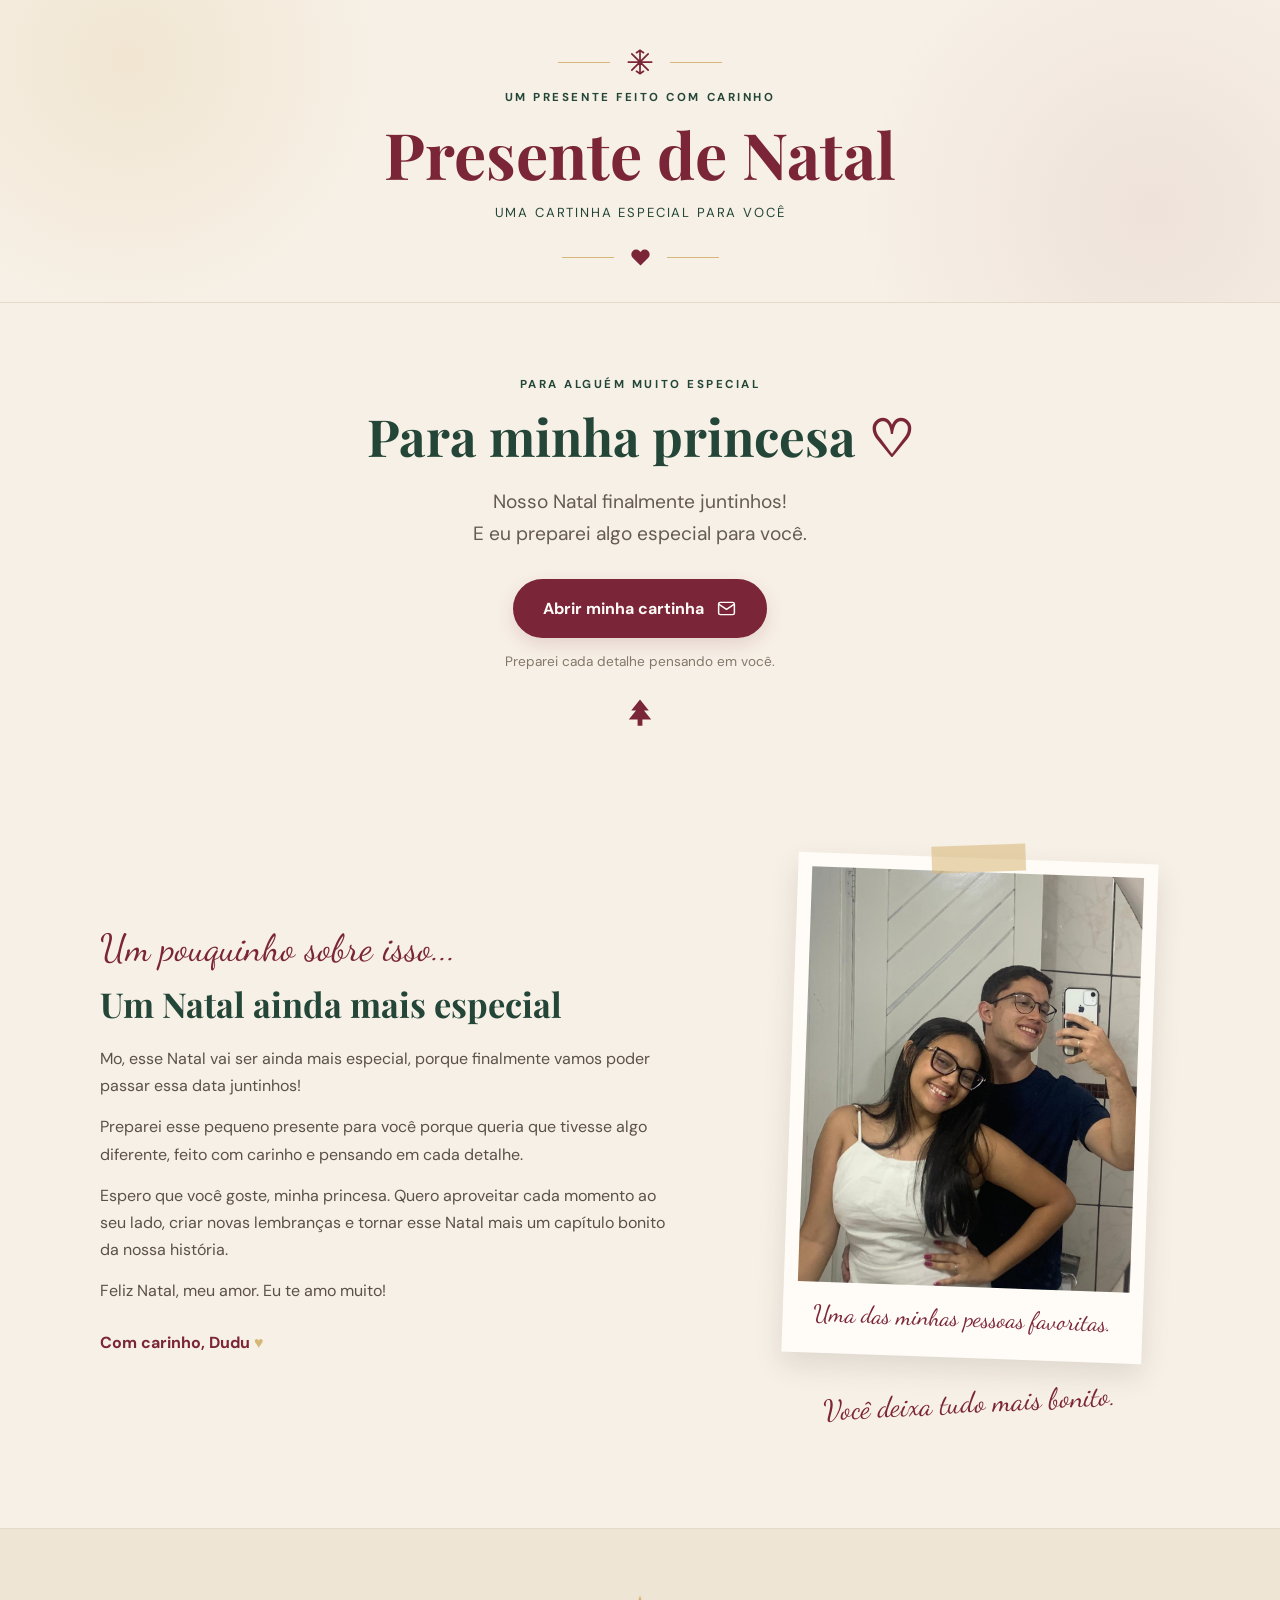
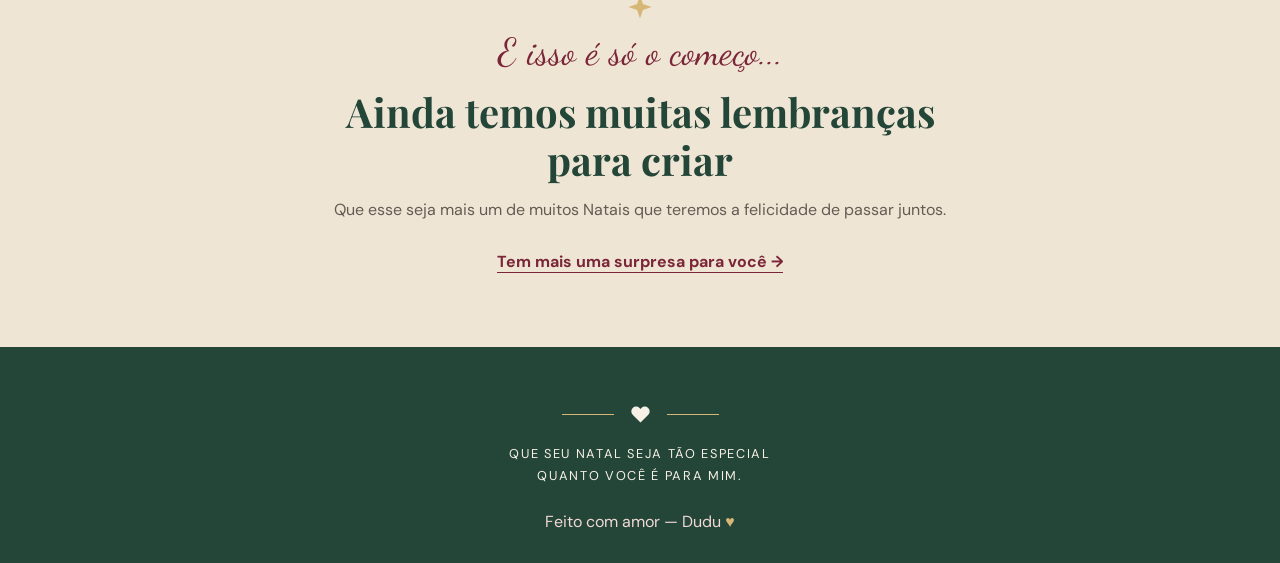
<file: index.html>
<!DOCTYPE html>
<html lang="pt-BR">
<head>
  <meta charset="UTF-8">
  <meta name="viewport" content="width=device-width, initial-scale=1.0">
  <meta name="theme-color" content="#F7F0E6">
  <meta name="description" content="Um presente de Natal feito com carinho.">
  <title>Um Natal para você</title>
  <link rel="preconnect" href="https://fonts.googleapis.com">
  <link rel="preconnect" href="https://fonts.gstatic.com" crossorigin>
  <link href="https://fonts.googleapis.com/css2?family=DM+Sans:wght@400;500;600;700&family=Playfair+Display:wght@500;600;700&family=Dancing+Script:wght@500;600&display=swap" rel="stylesheet">
  <link rel="stylesheet" href="css/styles.css">
</head>
<body>
  <header class="cabecalho">
    <div class="ornamento" aria-hidden="true"><span></span><svg viewBox="0 0 24 24"><path d="M12 2v20M2 12h20M5 5l14 14M19 5 5 19M9 4l3-2 3 2M9 20l3 2 3-2"/></svg><span></span></div>
    <p class="sobretitulo">UM PRESENTE FEITO COM CARINHO</p>
    <h1>Presente de Natal</h1>
    <p class="subtitulo">Uma cartinha especial para você</p>
    <div class="divisor" aria-hidden="true"><span></span><svg viewBox="0 0 24 24"><path d="M20.8 4.6a5.5 5.5 0 0 0-7.8 0L12 5.7l-1.1-1.1a5.5 5.5 0 0 0-7.8 7.8l1.1 1.1L12 21l7.8-7.5 1.1-1.1a5.5 5.5 0 0 0-.1-7.8Z"/></svg><span></span></div>
  </header>

  <main>
    <section class="abertura">
      <p class="etiqueta">PARA ALGUÉM MUITO ESPECIAL</p>
      <h2>Para minha princesa <span class="coracao-texto" aria-hidden="true">♡</span></h2>
      <p class="introducao">Nosso Natal finalmente juntinhos!<br class="desktop-only"> E eu preparei algo especial para você.</p>
      <a class="botao" href="surpresa/index.html">Abrir minha cartinha
        <svg viewBox="0 0 24 24" aria-hidden="true"><rect x="3" y="5" width="18" height="14" rx="2"/><path d="m3 7 9 6 9-6"/></svg>
      </a>
      <p class="pequena-nota">Preparei cada detalhe pensando em você.</p>
      <div class="arvore" aria-hidden="true"><svg viewBox="0 0 40 40"><path d="M20 3 9 17h6L6 28h11v8h6v-8h11L25 17h6L20 3Z"/></svg></div>
    </section>

    <section class="mensagem">
      <div class="texto-mensagem">
        <p class="manuscrito">Um pouquinho sobre isso...</p>
        <h2>Um Natal ainda mais especial</h2>
        <p>Mo, esse Natal vai ser ainda mais especial, porque finalmente vamos poder passar essa data juntinhos!</p>
        <p>Preparei esse pequeno presente para você porque queria que tivesse algo diferente, feito com carinho e pensando em cada detalhe.</p>
        <p>Espero que você goste, minha princesa. Quero aproveitar cada momento ao seu lado, criar novas lembranças e tornar esse Natal mais um capítulo bonito da nossa história.</p>
        <p>Feliz Natal, meu amor. Eu te amo muito!</p>
        <p class="assinatura-curta">Com carinho, Dudu <span aria-hidden="true">♥</span></p>
      </div>

      <div class="foto-area">
        <figure class="moldura-foto">
          <span class="fita" aria-hidden="true"></span>
          <img src="images/WhatsApp Image 2026-10-30 at 15.45.31.jpeg" alt="Uma fotografia especial do casal" onerror="this.hidden=true; this.nextElementSibling.hidden=false;">
          <div class="espaco-foto" hidden>
            <span class="icone-foto" aria-hidden="true">♡</span>
            <strong>Uma foto especial aqui</strong>
            <small>Adicione uma imagem chamada foto-casal.jpg na pasta images.</small>
          </div>
          <figcaption>Uma das minhas pessoas favoritas.</figcaption>
        </figure>
        <p class="legenda-manuscrita">Você deixa tudo mais bonito.</p>
      </div>
    </section>

    <section class="lembrete">
      <svg class="estrela" viewBox="0 0 24 24" aria-hidden="true"><path d="m12 2 2.5 7.5L22 12l-7.5 2.5L12 22l-2.5-7.5L2 12l7.5-2.5L12 2Z"/></svg>
      <p class="manuscrito">E isso é só o começo...</p>
      <h2>Ainda temos muitas lembranças para criar</h2>
      <p>Que esse seja mais um de muitos Natais que teremos a felicidade de passar juntos.</p>
      <a class="link-surpresa" href="surpresa2/index.html">Tem mais uma surpresa para você <span aria-hidden="true">→</span></a>
    </section>
  </main>

  <footer class="rodape">
    <div class="divisor divisor-claro" aria-hidden="true"><span></span><svg viewBox="0 0 24 24"><path d="M20.8 4.6a5.5 5.5 0 0 0-7.8 0L12 5.7l-1.1-1.1a5.5 5.5 0 0 0-7.8 7.8l1.1 1.1L12 21l7.8-7.5 1.1-1.1a5.5 5.5 0 0 0-.1-7.8Z"/></svg><span></span></div>
    <p>Que seu Natal seja tão especial<br>quanto você é para mim.</p>
    <div class="rodape-assinatura">Feito com amor — Dudu <span aria-hidden="true">♥</span></div>
  </footer>
</body>
</html>
</file>
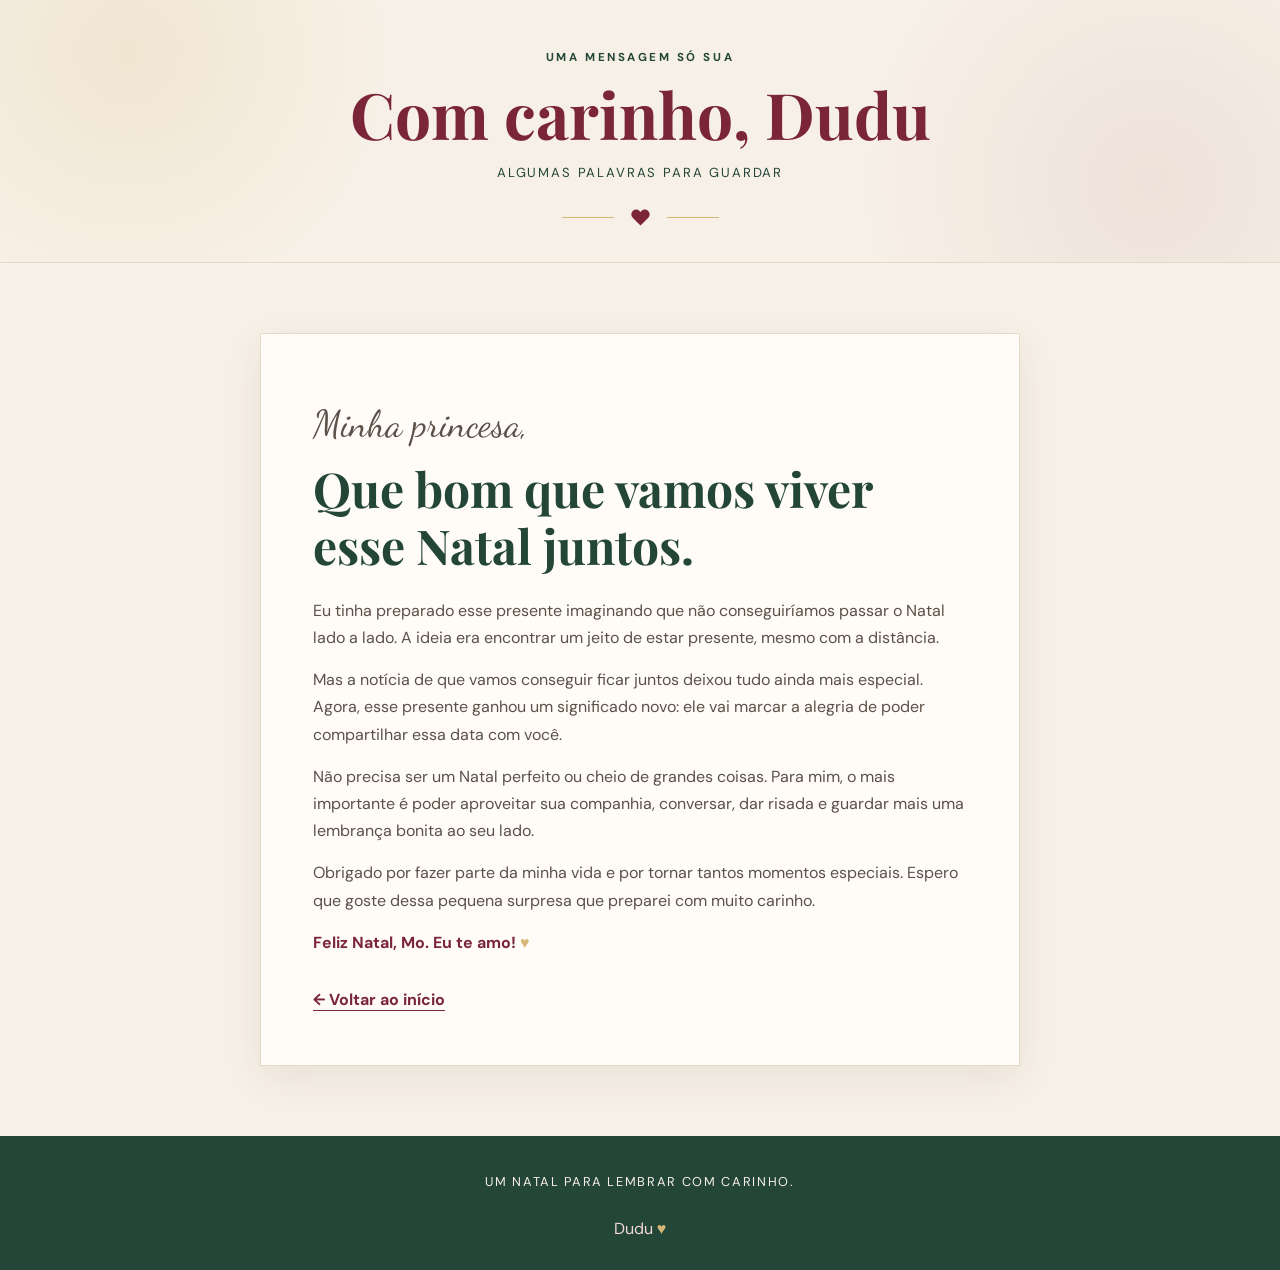
<file: surpresa/index.html>
<!DOCTYPE html>
<html lang="pt-BR">
<head>
  <meta charset="UTF-8">
  <meta name="viewport" content="width=device-width, initial-scale=1.0">
  <meta name="theme-color" content="#F7F0E6">
  <title>Uma cartinha para você</title>
  <link rel="preconnect" href="https://fonts.googleapis.com">
  <link rel="preconnect" href="https://fonts.gstatic.com" crossorigin>
  <link href="https://fonts.googleapis.com/css2?family=DM+Sans:wght@400;500;600;700&family=Playfair+Display:wght@500;600;700&family=Dancing+Script:wght@500;600&display=swap" rel="stylesheet">
  <link rel="stylesheet" href="../css/styles.css">
</head>
<body class="pagina-secundaria">
  <header class="cabecalho">
    <p class="sobretitulo">UMA MENSAGEM SÓ SUA</p>
    <h1>Com carinho, Dudu</h1>
    <p class="subtitulo">Algumas palavras para guardar</p>
    <div class="divisor" aria-hidden="true"><span></span><svg viewBox="0 0 24 24"><path d="M20.8 4.6a5.5 5.5 0 0 0-7.8 0L12 5.7l-1.1-1.1a5.5 5.5 0 0 0-7.8 7.8l1.1 1.1L12 21l7.8-7.5 1.1-1.1a5.5 5.5 0 0 0-.1-7.8Z"/></svg><span></span></div>
  </header>
  <main class="conteudo-secundario">
    <article class="cartao">
      <p class="manuscrito">Minha princesa,</p>
      <h2>Que bom que vamos viver esse Natal juntos.</h2>
      <p>Eu tinha preparado esse presente imaginando que não conseguiríamos passar o Natal lado a lado. A ideia era encontrar um jeito de estar presente, mesmo com a distância.</p>
      <p>Mas a notícia de que vamos conseguir ficar juntos deixou tudo ainda mais especial. Agora, esse presente ganhou um significado novo: ele vai marcar a alegria de poder compartilhar essa data com você.</p>
      <p>Não precisa ser um Natal perfeito ou cheio de grandes coisas. Para mim, o mais importante é poder aproveitar sua companhia, conversar, dar risada e guardar mais uma lembrança bonita ao seu lado.</p>
      <p>Obrigado por fazer parte da minha vida e por tornar tantos momentos especiais. Espero que goste dessa pequena surpresa que preparei com muito carinho.</p>
      <p class="assinatura-curta">Feliz Natal, Mo. Eu te amo! <span aria-hidden="true">♥</span></p>
      <a class="voltar" href="../index.html">← Voltar ao início</a>
    </article>
  </main>
  <footer class="rodape">
    <p>Um Natal para lembrar com carinho.</p>
    <div class="rodape-assinatura">Dudu <span aria-hidden="true">♥</span></div>
  </footer>
</body>
</html>
</file>
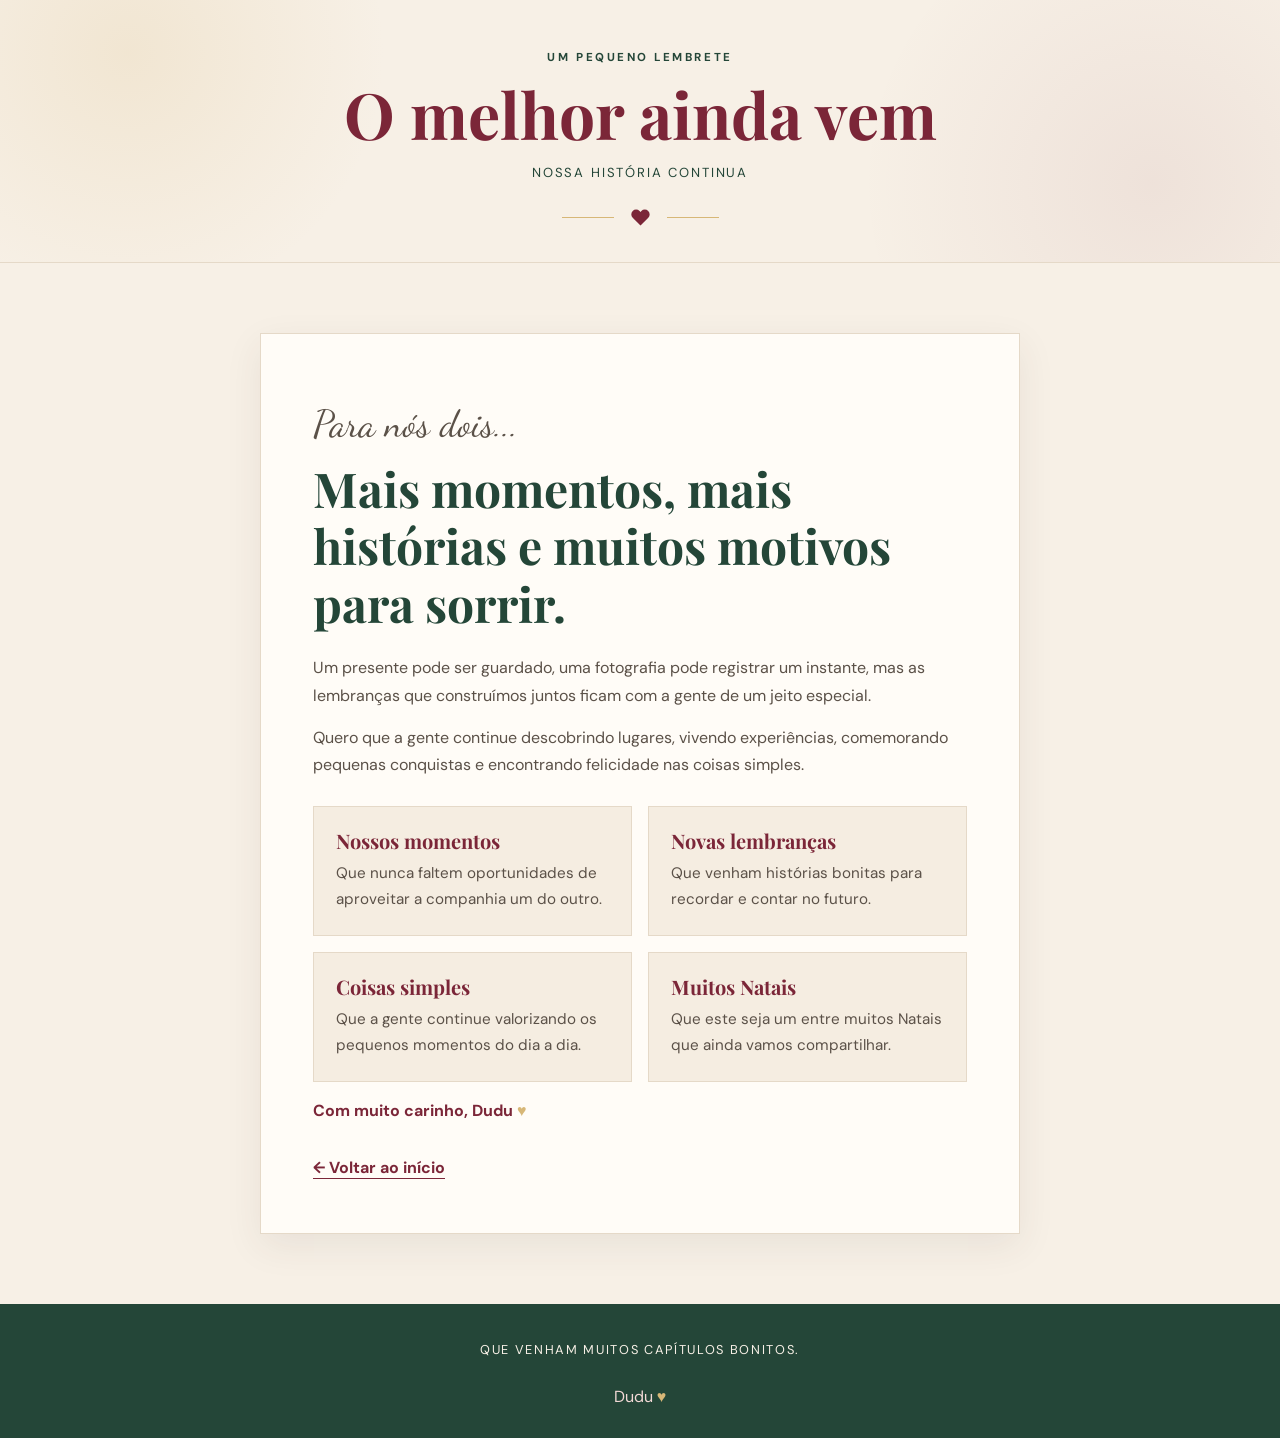
<file: surpresa2/index.html>
<!DOCTYPE html>
<html lang="pt-BR">
<head>
  <meta charset="UTF-8">
  <meta name="viewport" content="width=device-width, initial-scale=1.0">
  <meta name="theme-color" content="#F7F0E6">
  <title>Mais uma surpresa</title>
  <link rel="preconnect" href="https://fonts.googleapis.com">
  <link rel="preconnect" href="https://fonts.gstatic.com" crossorigin>
  <link href="https://fonts.googleapis.com/css2?family=DM+Sans:wght@400;500;600;700&family=Playfair+Display:wght@500;600;700&family=Dancing+Script:wght@500;600&display=swap" rel="stylesheet">
  <link rel="stylesheet" href="../css/styles.css">
</head>
<body class="pagina-secundaria">
  <header class="cabecalho">
    <p class="sobretitulo">UM PEQUENO LEMBRETE</p>
    <h1>O melhor ainda vem</h1>
    <p class="subtitulo">Nossa história continua</p>
    <div class="divisor" aria-hidden="true"><span></span><svg viewBox="0 0 24 24"><path d="M20.8 4.6a5.5 5.5 0 0 0-7.8 0L12 5.7l-1.1-1.1a5.5 5.5 0 0 0-7.8 7.8l1.1 1.1L12 21l7.8-7.5 1.1-1.1a5.5 5.5 0 0 0-.1-7.8Z"/></svg><span></span></div>
  </header>
  <main class="conteudo-secundario">
    <article class="cartao">
      <p class="manuscrito">Para nós dois...</p>
      <h2>Mais momentos, mais histórias e muitos motivos para sorrir.</h2>
      <p>Um presente pode ser guardado, uma fotografia pode registrar um instante, mas as lembranças que construímos juntos ficam com a gente de um jeito especial.</p>
      <p>Quero que a gente continue descobrindo lugares, vivendo experiências, comemorando pequenas conquistas e encontrando felicidade nas coisas simples.</p>
      <div class="destaques">
        <section class="destaque">
          <h3>Nossos momentos</h3>
          <p>Que nunca faltem oportunidades de aproveitar a companhia um do outro.</p>
        </section>
        <section class="destaque">
          <h3>Novas lembranças</h3>
          <p>Que venham histórias bonitas para recordar e contar no futuro.</p>
        </section>
        <section class="destaque">
          <h3>Coisas simples</h3>
          <p>Que a gente continue valorizando os pequenos momentos do dia a dia.</p>
        </section>
        <section class="destaque">
          <h3>Muitos Natais</h3>
          <p>Que este seja um entre muitos Natais que ainda vamos compartilhar.</p>
        </section>
      </div>
      <p class="assinatura-curta">Com muito carinho, Dudu <span aria-hidden="true">♥</span></p>
      <a class="voltar" href="../index.html">← Voltar ao início</a>
    </article>
  </main>
  <footer class="rodape">
    <p>Que venham muitos capítulos bonitos.</p>
    <div class="rodape-assinatura">Dudu <span aria-hidden="true">♥</span></div>
  </footer>
</body>
</html>
</file>
<file: css/styles.css>
@import url('https://fonts.googleapis.com/css2?family=DM+Sans:wght@400;500;600;700&family=Playfair+Display:wght@500;600;700&family=Dancing+Script:wght@500;600&display=swap');

:root {
  --creme: #F7F0E6;
  --papel: #FFFCF7;
  --vinho: #7B2638;
  --vinho-escuro: #5D1B2A;
  --verde: #244638;
  --dourado: #D7B777;
  --texto: #403831;
  --borda: #E5D9C8;
}
* { margin: 0; padding: 0; box-sizing: border-box; }
html { scroll-behavior: smooth; }
body { min-height: 100vh; background: var(--creme); color: var(--texto); font-family: "DM Sans", sans-serif; line-height: 1.7; }
h1, h2, h3 { font-family: "Playfair Display", Georgia, serif; line-height: 1.2; }
.cabecalho { padding: 48px 20px 34px; text-align: center; background: radial-gradient(circle at 10% 20%, rgba(215,183,119,.18), transparent 22%), radial-gradient(circle at 90% 70%, rgba(123,38,56,.07), transparent 25%), var(--creme); border-bottom: 1px solid var(--borda); }
.ornamento, .divisor { display: flex; justify-content: center; align-items: center; gap: 16px; color: var(--vinho); }
.ornamento { margin-bottom: 12px; }
.ornamento svg { width: 28px; height: 28px; fill: none; stroke: currentColor; stroke-width: 1.5; stroke-linecap: round; }
.ornamento span, .divisor span { display: block; width: 52px; height: 1px; background: var(--dourado); }
.divisor { margin-top: 22px; }
.divisor svg { width: 21px; height: 21px; fill: currentColor; }
.sobretitulo, .etiqueta { color: var(--verde); font-size: .72rem; font-weight: 700; letter-spacing: .22em; }
.cabecalho h1 { margin: 8px 0 10px; color: var(--vinho); font-size: clamp(2.2rem, 6vw, 4rem); }
.subtitulo { color: var(--verde); letter-spacing: .14em; text-transform: uppercase; font-size: .82rem; }
.abertura { min-height: 440px; display: flex; flex-direction: column; justify-content: center; align-items: center; padding: 72px 20px 55px; text-align: center; }
.abertura h2 { margin-top: 12px; color: var(--verde); font-size: clamp(2rem, 5vw, 3.2rem); }
.coracao-texto { color: var(--vinho); }
.introducao { margin-top: 18px; color: #655B53; font-size: clamp(1rem, 2.5vw, 1.2rem); }
.botao { display: inline-flex; align-items: center; justify-content: center; gap: 12px; min-height: 52px; margin-top: 28px; padding: 14px 28px; border: 2px solid var(--vinho); border-radius: 999px; background: var(--vinho); color: var(--papel); font-weight: 700; text-decoration: none; box-shadow: 0 7px 18px rgba(123,38,56,.14); transition: background-color .25s ease, transform .25s ease, box-shadow .25s ease; -webkit-tap-highlight-color: transparent; }
.botao svg { width: 21px; height: 21px; fill: none; stroke: currentColor; stroke-width: 1.7; stroke-linecap: round; stroke-linejoin: round; }
.botao:hover { background: var(--vinho-escuro); border-color: var(--vinho-escuro); transform: translateY(-3px); box-shadow: 0 10px 22px rgba(123,38,56,.2); }
.botao:focus-visible, .link-surpresa:focus-visible { outline: 3px solid var(--dourado); outline-offset: 4px; }
.pequena-nota { margin-top: 12px; color: #84776A; font-size: .85rem; }
.arvore { margin-top: 24px; color: var(--vinho); }
.arvore svg { width: 32px; height: 32px; fill: currentColor; }
.mensagem { width: min(1080px, 90%); margin: 0 auto; padding: 48px 0 88px; display: grid; grid-template-columns: minmax(0,1.15fr) minmax(250px,.85fr); align-items: center; gap: clamp(36px,7vw,90px); }
.manuscrito, .legenda-manuscrita { color: var(--vinho); font-family: "Dancing Script", cursive; font-size: clamp(1.7rem,3.5vw,2.35rem); line-height: 1.25; }
.texto-mensagem h2 { margin: 12px 0 20px; color: var(--verde); font-size: clamp(1.55rem,3vw,2.15rem); }
.texto-mensagem p:not(.manuscrito):not(.assinatura-curta) { margin-top: 14px; color: #5B5148; }
.assinatura-curta { margin-top: 24px; color: var(--vinho); font-weight: 700; }
.assinatura-curta span, .rodape-assinatura span { color: var(--dourado); }
.foto-area { padding: 18px 10px; }
.moldura-foto { position: relative; width: min(100%,360px); margin: 0 auto; padding: 14px 14px 18px; background: var(--papel); box-shadow: 0 12px 28px rgba(64,56,49,.13); transform: rotate(2deg); }
.fita { position: absolute; z-index: 1; top: -13px; left: 50%; width: 94px; height: 27px; background: rgba(215,183,119,.55); transform: translateX(-50%) rotate(-4deg); }
.moldura-foto img { display: block; width: 100%; aspect-ratio: 4 / 5; object-fit: cover; background: #E9DECE; }
.espaco-foto { min-height: 250px; padding: 20px; display: flex; flex-direction: column; justify-content: center; align-items: center; gap: 8px; background: #F0E5D5; color: var(--verde); text-align: center; }
.espaco-foto[hidden] { display: none; }
.icone-foto { color: var(--vinho); font-size: 2.5rem; }
.espaco-foto small { font-size: .75rem; overflow-wrap: anywhere; }
.moldura-foto figcaption { padding-top: 12px; color: var(--vinho); text-align: center; font-family: "Dancing Script", cursive; font-size: 1.5rem; }
.legenda-manuscrita { margin: 28px 0 0; text-align: center; font-size: 1.8rem; transform: rotate(-3deg); }
.lembrete { padding: 64px 20px 72px; background: #EFE5D5; text-align: center; border-top: 1px solid var(--borda); }
.estrela { width: 28px; height: 28px; fill: var(--dourado); }
.lembrete h2 { max-width: 680px; margin: 12px auto; color: var(--verde); font-size: clamp(1.7rem,4vw,2.5rem); }
.lembrete > p:not(.manuscrito) { max-width: 620px; margin: 0 auto; color: #655B53; }
.link-surpresa { display: inline-block; margin-top: 24px; color: var(--vinho); font-weight: 700; text-underline-offset: 5px; }
.rodape { padding: 35px 20px 28px; background: var(--verde); color: var(--creme); text-align: center; }
.divisor-claro { margin-bottom: 18px; color: var(--creme); }
.divisor-claro span { background: var(--dourado); }
.rodape > p { font-size: .8rem; letter-spacing: .13em; text-transform: uppercase; }
.rodape-assinatura { margin-top: 22px; color: #F2D9D6; }
.pagina-secundaria { min-height: 100vh; display: flex; flex-direction: column; }
.conteudo-secundario { width: min(760px, calc(100% - 40px)); margin: 0 auto; padding: 70px 0; flex: 1; }
.cartao { padding: clamp(26px,5vw,52px); background: var(--papel); border: 1px solid var(--borda); box-shadow: 0 12px 35px rgba(64,56,49,.08); }
.cartao .manuscrito { margin-bottom: 12px; }
.cartao h2 { color: var(--verde); font-size: clamp(2rem,5vw,3rem); margin-bottom: 22px; }
.cartao p { margin-top: 15px; color: #5B5148; }
.cartao .assinatura-curta { color: var(--vinho); }
.voltar { display: inline-block; margin-top: 30px; color: var(--vinho); font-weight: 700; text-underline-offset: 5px; }
.destaques { display: grid; grid-template-columns: repeat(2,minmax(0,1fr)); gap: 16px; margin-top: 28px; }
.destaque { padding: 22px; background: #F5EDE1; border: 1px solid var(--borda); }
.destaque h3 { color: var(--vinho); font-size: 1.25rem; margin-bottom: 8px; }
.destaque p { margin: 0; font-size: .95rem; }
@media (max-width: 700px) {
  .cabecalho { padding: 35px 18px 28px; }
  .sobretitulo, .etiqueta { font-size: .64rem; letter-spacing: .14em; }
  .subtitulo { font-size: .7rem; letter-spacing: .08em; }
  .abertura { min-height: 390px; padding: 58px 20px 42px; }
  .desktop-only { display: none; }
  .mensagem { width: min(100% - 40px,520px); padding: 28px 0 58px; grid-template-columns: 1fr; gap: 28px; }
  .foto-area { width: min(100%,360px); margin: 0 auto; }
  .moldura-foto { width: 88%; }
  .espaco-foto { min-height: 220px; }
  .lembrete { padding: 48px 22px 54px; }
  .conteudo-secundario { padding: 42px 0; }
  .destaques { grid-template-columns: 1fr; }
}
@media (prefers-reduced-motion: reduce) {
  html { scroll-behavior: auto; }
  *, *::before, *::after { transition-duration: .01ms !important; animation-duration: .01ms !important; animation-iteration-count: 1 !important; }
}
</file>
